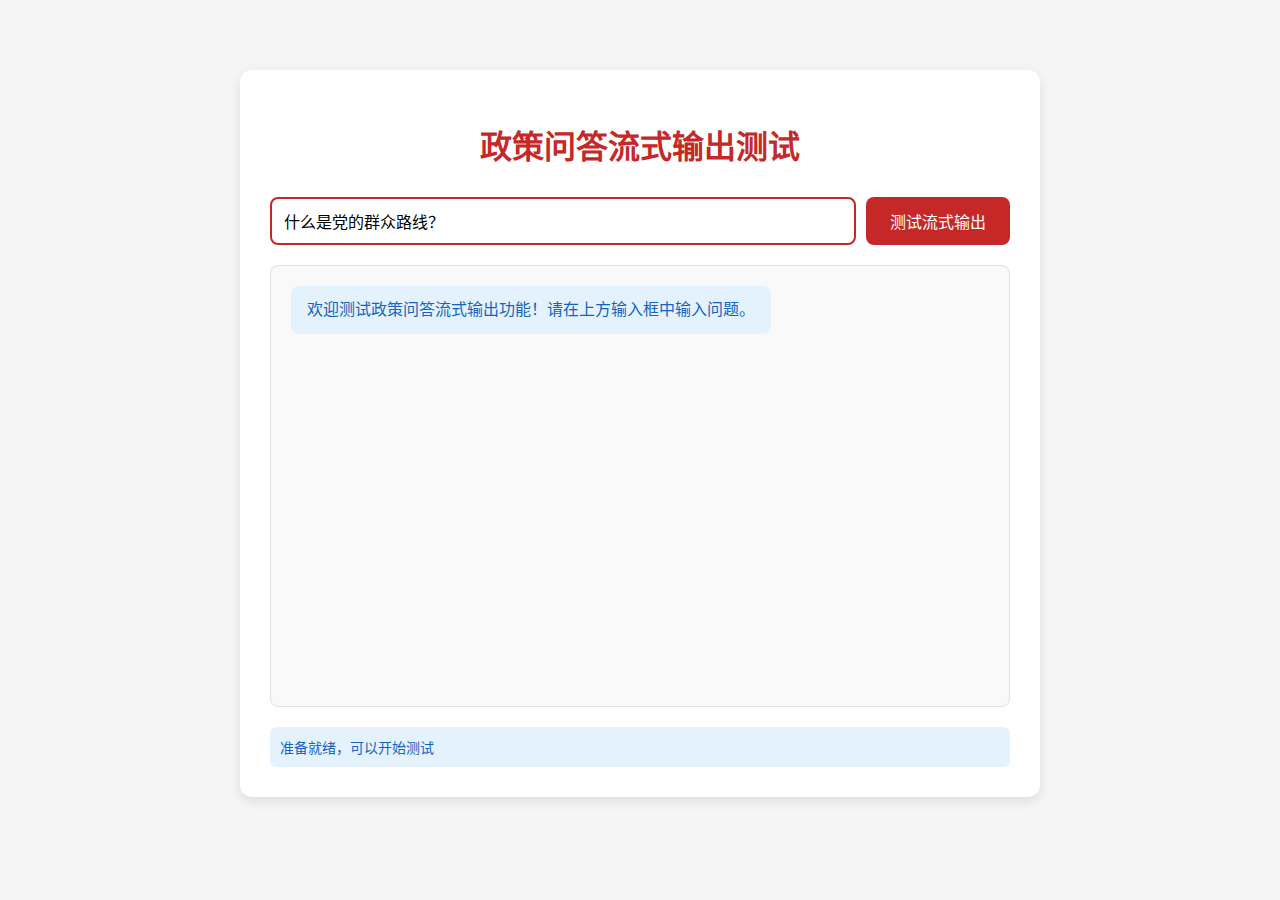
<file: test_stream.html>
<!DOCTYPE html>
<html lang="zh-CN">
<head>
    <meta charset="UTF-8">
    <meta name="viewport" content="width=device-width, initial-scale=1.0">
    <title>政策问答流式输出测试</title>
    <style>
        body {
            font-family: 'Segoe UI', Tahoma, Geneva, Verdana, sans-serif;
            max-width: 800px;
            margin: 50px auto;
            padding: 20px;
            background: #f5f5f5;
        }

        .test-container {
            background: white;
            padding: 30px;
            border-radius: 12px;
            box-shadow: 0 4px 12px rgba(0,0,0,0.1);
        }

        h1 {
            color: #c62828;
            text-align: center;
            margin-bottom: 30px;
        }

        .test-form {
            display: flex;
            gap: 10px;
            margin-bottom: 20px;
        }

        .test-input {
            flex: 1;
            padding: 12px;
            border: 2px solid #e0e0e0;
            border-radius: 8px;
            font-size: 16px;
            transition: border-color 0.3s ease;
        }

        .test-input:focus {
            outline: none;
            border-color: #c62828;
        }

        .test-button {
            padding: 12px 24px;
            background: #c62828;
            color: white;
            border: none;
            border-radius: 8px;
            font-size: 16px;
            cursor: pointer;
            transition: background-color 0.3s ease;
        }

        .test-button:hover {
            background: #d32f2f;
        }

        .test-button:disabled {
            background: #ccc;
            cursor: not-allowed;
        }

        .messages {
            height: 400px;
            overflow-y: auto;
            border: 1px solid #e0e0e0;
            border-radius: 8px;
            padding: 20px;
            background: #f9f9f9;
            display: flex;
            flex-direction: column;
            gap: 15px;
        }

        .message {
            padding: 12px 16px;
            border-radius: 8px;
            max-width: 80%;
            word-wrap: break-word;
            line-height: 1.5;
            animation: messageSlideIn 0.3s ease-out;
        }

        .message.user {
            background: #c62828;
            color: white;
            align-self: flex-end;
            text-align: right;
        }

        .message.bot {
            background: #e3f2fd;
            color: #1565c0;
            align-self: flex-start;
        }

        .message.streaming {
            position: relative;
        }

        .message.streaming::after {
            content: '▊';
            display: inline-block;
            color: #1565c0;
            animation: cursor 1s infinite;
            margin-left: 2px;
        }

        .message.error {
            background: #ffebee;
            color: #c62828;
            border-left: 4px solid #f44336;
        }

        @keyframes messageSlideIn {
            0% {
                opacity: 0;
                transform: translateY(10px);
            }
            100% {
                opacity: 1;
                transform: translateY(0);
            }
        }

        @keyframes cursor {
            0%, 50% {
                opacity: 1;
            }
            51%, 100% {
                opacity: 0;
            }
        }

        .status {
            margin-top: 20px;
            padding: 10px;
            border-radius: 6px;
            font-size: 14px;
        }

        .status.info {
            background: #e3f2fd;
            color: #1565c0;
        }

        .status.success {
            background: #e8f5e8;
            color: #2e7d32;
        }

        .status.error {
            background: #ffebee;
            color: #c62828;
        }
    </style>
</head>
<body>
    <div class="test-container">
        <h1>政策问答流式输出测试</h1>

        <div class="test-form">
            <input type="text" class="test-input" id="testInput" placeholder="输入问题测试流式输出..." value="什么是党的群众路线？">
            <button class="test-button" id="testButton" onclick="testStreaming()">测试流式输出</button>
        </div>

        <div class="messages" id="messages">
            <div class="message bot">
                欢迎测试政策问答流式输出功能！请在上方输入框中输入问题。
            </div>
        </div>

        <div class="status info" id="status">
            准备就绪，可以开始测试
        </div>
    </div>

    <script>
        let messages = [];

        function updateStatus(message, type = 'info') {
            const statusElement = document.getElementById('status');
            statusElement.textContent = message;
            statusElement.className = `status ${type}`;
        }

        function addMessage(content, sender, isStreaming = false) {
            const messagesContainer = document.getElementById('messages');
            const messageDiv = document.createElement('div');
            messageDiv.className = `message ${sender}${isStreaming ? ' streaming' : ''}`;
            messageDiv.textContent = content;
            messagesContainer.appendChild(messageDiv);
            messagesContainer.scrollTop = messagesContainer.scrollHeight;

            if (isStreaming) {
                return messageDiv;
            }
            return null;
        }

        async function testStreaming() {
            const input = document.getElementById('testInput');
            const button = document.getElementById('testButton');
            const message = input.value.trim();

            if (!message) {
                updateStatus('请输入问题', 'error');
                return;
            }

            // 禁用输入和按钮
            input.disabled = true;
            button.disabled = true;

            // 添加用户消息
            addMessage(message, 'user');

            // 清空输入框
            input.value = '';

            updateStatus('正在发送请求...', 'info');

            try {
                // 创建流式响应的消息容器
                const botMessageDiv = document.createElement('div');
                botMessageDiv.className = 'message bot streaming';

                const messagesContainer = document.getElementById('messages');
                messagesContainer.appendChild(botMessageDiv);
                messagesContainer.scrollTop = messagesContainer.scrollHeight;

                let accumulatedText = '';

                updateStatus('正在接收流式响应...', 'info');

                // 发送流式请求
                const response = await fetch('/policy_agent/ask', {
                    method: 'POST',
                    headers: {
                        'Content-Type': 'application/json',
                    },
                    body: JSON.stringify({
                        user_input: message,
                        context_messages: []
                    })
                });

                if (!response.ok) {
                    throw new Error(`HTTP ${response.status}: ${response.statusText}`);
                }

                const reader = response.body.getReader();
                const decoder = new TextDecoder();
                let buffer = '';

                updateStatus('正在解析流式数据...', 'info');

                // 处理流式数据
                while (true) {
                    const { done, value } = await reader.read();

                    if (done) break;

                    buffer += decoder.decode(value, { stream: true });
                    const lines = buffer.split('\n');

                    // 保留最后一个不完整的行
                    buffer = lines.pop() || '';

                    for (const line of lines) {
                        if (line.trim() === '') continue;

                        // 处理SSE格式数据
                        if (line.startsWith('data: ')) {
                            const data = line.slice(6).trim();

                            if (data === '[DONE]') {
                                // 流结束
                                botMessageDiv.classList.remove('streaming');
                                updateStatus('流式输出完成', 'success');
                                return;
                            }

                            try {
                                const parsed = JSON.parse(data);
                                const content = parsed.content || parsed.choices?.[0]?.delta?.content || '';

                                if (content) {
                                    accumulatedText += content;
                                    botMessageDiv.textContent = accumulatedText;
                                    messagesContainer.scrollTop = messagesContainer.scrollHeight;
                                }
                            } catch (e) {
                                // 如果不是JSON格式，直接使用原始文本
                                if (data) {
                                    accumulatedText += data;
                                    botMessageDiv.textContent = accumulatedText;
                                    messagesContainer.scrollTop = messagesContainer.scrollHeight;
                                }
                            }
                        }
                    }
                }

                // 处理最后的buffer
                if (buffer.trim()) {
                    if (buffer.startsWith('data: ')) {
                        const data = buffer.slice(6).trim();
                        if (data !== '[DONE]') {
                            try {
                                const parsed = JSON.parse(data);
                                const content = parsed.content || parsed.choices?.[0]?.delta?.content || '';
                                if (content) {
                                    accumulatedText += content;
                                    botMessageDiv.textContent = accumulatedText;
                                }
                            } catch (e) {
                                if (data) {
                                    accumulatedText += data;
                                    botMessageDiv.textContent = accumulatedText;
                                }
                            }
                        }
                    }
                }

                // 流结束
                botMessageDiv.classList.remove('streaming');
                updateStatus('流式输出完成', 'success');

            } catch (error) {
                console.error('流式输出测试失败:', error);
                addMessage(`错误: ${error.message}`, 'bot error');
                updateStatus(`测试失败: ${error.message}`, 'error');
            } finally {
                // 重新启用输入和按钮
                input.disabled = false;
                button.disabled = false;
                input.focus();
            }
        }

        // 回车键发送
        document.getElementById('testInput').addEventListener('keypress', function(e) {
            if (e.key === 'Enter' && !this.disabled) {
                testStreaming();
            }
        });

        // 页面加载完成后聚焦输入框
        window.addEventListener('load', function() {
            document.getElementById('testInput').focus();
        });
    </script>
</body>
</html>
</file>
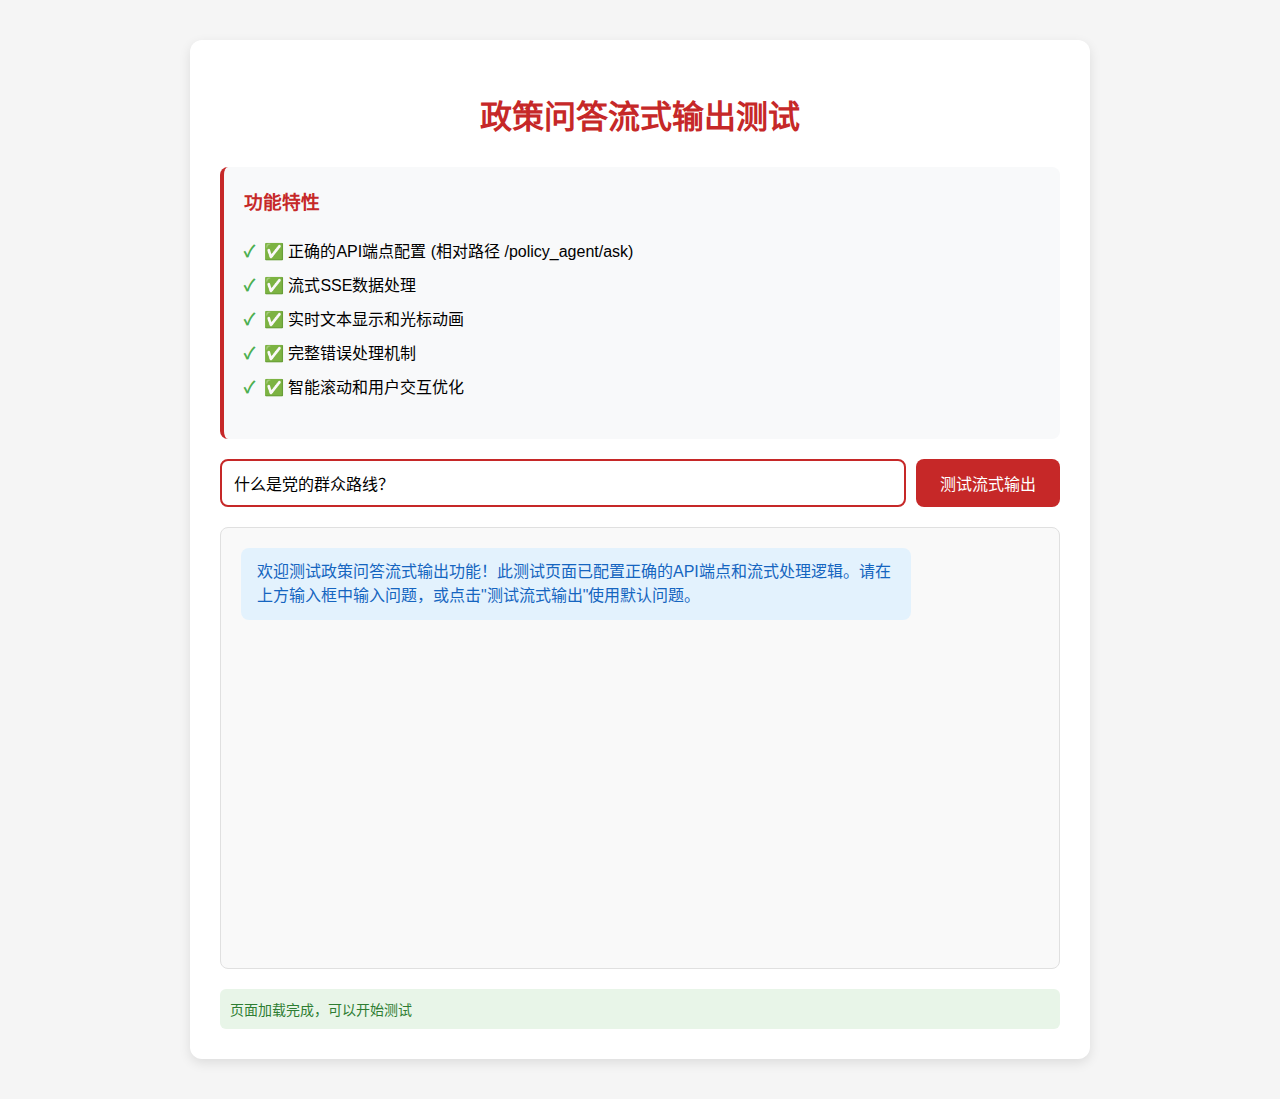
<file: test_stream_final.html>
<!DOCTYPE html>
<html lang="zh-CN">
<head>
    <meta charset="UTF-8">
    <meta name="viewport" content="width=device-width, initial-scale=1.0">
    <title>政策问答流式输出最终测试</title>
    <style>
        body {
            font-family: 'Segoe UI', Tahoma, Geneva, Verdana, sans-serif;
            max-width: 900px;
            margin: 20px auto;
            padding: 20px;
            background: #f5f5f5;
        }

        .test-container {
            background: white;
            padding: 30px;
            border-radius: 12px;
            box-shadow: 0 4px 12px rgba(0,0,0,0.1);
        }

        h1 {
            color: #c62828;
            text-align: center;
            margin-bottom: 30px;
        }

        .test-form {
            display: flex;
            gap: 10px;
            margin-bottom: 20px;
        }

        .test-input {
            flex: 1;
            padding: 12px;
            border: 2px solid #e0e0e0;
            border-radius: 8px;
            font-size: 16px;
            transition: border-color 0.3s ease;
        }

        .test-input:focus {
            outline: none;
            border-color: #c62828;
        }

        .test-button {
            padding: 12px 24px;
            background: #c62828;
            color: white;
            border: none;
            border-radius: 8px;
            font-size: 16px;
            cursor: pointer;
            transition: background-color 0.3s ease;
        }

        .test-button:hover {
            background: #d32f2f;
        }

        .test-button:disabled {
            background: #ccc;
            cursor: not-allowed;
        }

        .messages {
            height: 400px;
            overflow-y: auto;
            border: 1px solid #e0e0e0;
            border-radius: 8px;
            padding: 20px;
            background: #f9f9f9;
            display: flex;
            flex-direction: column;
            gap: 15px;
        }

        .message {
            padding: 12px 16px;
            border-radius: 8px;
            max-width: 80%;
            word-wrap: break-word;
            line-height: 1.5;
            animation: messageSlideIn 0.3s ease-out;
        }

        .message.user {
            background: #c62828;
            color: white;
            align-self: flex-end;
            text-align: right;
        }

        .message.bot {
            background: #e3f2fd;
            color: #1565c0;
            align-self: flex-start;
        }

        .message.streaming {
            position: relative;
        }

        .message.streaming::after {
            content: '▊';
            display: inline-block;
            color: #1565c0;
            animation: cursor 1s infinite;
            margin-left: 2px;
            font-size: 1.1em;
        }

        .message.error {
            background: #ffebee;
            color: #c62828;
            border-left: 4px solid #f44336;
        }

        @keyframes messageSlideIn {
            0% {
                opacity: 0;
                transform: translateY(10px);
            }
            100% {
                opacity: 1;
                transform: translateY(0);
            }
        }

        @keyframes cursor {
            0%, 50% {
                opacity: 1;
            }
            51%, 100% {
                opacity: 0;
            }
        }

        .status {
            margin-top: 20px;
            padding: 10px;
            border-radius: 6px;
            font-size: 14px;
        }

        .status.info {
            background: #e3f2fd;
            color: #1565c0;
        }

        .status.success {
            background: #e8f5e8;
            color: #2e7d32;
        }

        .status.error {
            background: #ffebee;
            color: #c62828;
        }

        .info-section {
            background: #f8f9fa;
            padding: 20px;
            border-radius: 8px;
            margin-bottom: 20px;
            border-left: 4px solid #c62828;
        }

        .info-section h3 {
            margin-top: 0;
            color: #c62828;
        }

        .feature-list {
            list-style: none;
            padding: 0;
        }

        .feature-list li {
            padding: 5px 0;
            position: relative;
            padding-left: 20px;
        }

        .feature-list li:before {
            content: "✓";
            color: #4caf50;
            font-weight: bold;
            position: absolute;
            left: 0;
        }
    </style>
</head>
<body>
    <div class="test-container">
        <h1>政策问答流式输出测试</h1>

        <div class="info-section">
            <h3>功能特性</h3>
            <ul class="feature-list">
                <li>✅ 正确的API端点配置 (相对路径 /policy_agent/ask)</li>
                <li>✅ 流式SSE数据处理</li>
                <li>✅ 实时文本显示和光标动画</li>
                <li>✅ 完整错误处理机制</li>
                <li>✅ 智能滚动和用户交互优化</li>
            </ul>
        </div>

        <div class="test-form">
            <input type="text" class="test-input" id="testInput" placeholder="输入问题测试流式输出..." value="什么是党的群众路线？">
            <button class="test-button" id="testButton" onclick="testStreaming()">测试流式输出</button>
        </div>

        <div class="messages" id="messages">
            <div class="message bot">
                欢迎测试政策问答流式输出功能！此测试页面已配置正确的API端点和流式处理逻辑。请在上方输入框中输入问题，或点击"测试流式输出"使用默认问题。
            </div>
        </div>

        <div class="status info" id="status">
            准备就绪，API端点：/policy_agent/ask
        </div>
    </div>

    <script>
        let isStreaming = false;

        function updateStatus(message, type = 'info') {
            const statusElement = document.getElementById('status');
            statusElement.textContent = message;
            statusElement.className = `status ${type}`;
        }

        function addMessage(content, sender, isStreaming = false) {
            const messagesContainer = document.getElementById('messages');
            const messageDiv = document.createElement('div');
            messageDiv.className = `message ${sender}${isStreaming ? ' streaming' : ''}`;
            messageDiv.textContent = content;
            messagesContainer.appendChild(messageDiv);
            messagesContainer.scrollTop = messagesContainer.scrollHeight;

            if (isStreaming) {
                return messageDiv;
            }
            return null;
        }

        async function testStreaming() {
            if (isStreaming) {
                console.log('正在流式输出中，忽略重复请求');
                return;
            }

            const input = document.getElementById('testInput');
            const button = document.getElementById('testButton');
            const message = input.value.trim();

            if (!message) {
                updateStatus('请输入问题', 'error');
                return;
            }

            // 禁用输入和按钮
            input.disabled = true;
            button.disabled = true;
            isStreaming = true;

            // 添加用户消息
            addMessage(message, 'user');

            // 清空输入框
            input.value = '';

            updateStatus('正在连接到API服务器...', 'info');

            try {
                // 创建流式响应的消息容器
                const botMessageDiv = document.createElement('div');
                botMessageDiv.className = 'message bot streaming';

                const messagesContainer = document.getElementById('messages');
                messagesContainer.appendChild(botMessageDiv);
                messagesContainer.scrollTop = messagesContainer.scrollHeight;

                let accumulatedText = '';

                updateStatus('正在接收流式响应...', 'info');

                console.log('发送请求到:', '/policy_agent/ask');

                // 发送流式请求
                const response = await fetch('/policy_agent/ask', {
                    method: 'POST',
                    headers: {
                        'Content-Type': 'application/json',
                    },
                    body: JSON.stringify({
                        user_input: message,
                        context_messages: []
                    })
                });

                console.log('响应状态:', response.status, response.statusText);

                if (!response.ok) {
                    throw new Error(`HTTP ${response.status}: ${response.statusText}`);
                }

                updateStatus('正在解析流式数据...', 'info');

                const reader = response.body.getReader();
                const decoder = new TextDecoder();
                let buffer = '';

                // 处理流式数据
                while (true) {
                    const { done, value } = await reader.read();

                    if (done) {
                        console.log('流式数据接收完成');
                        break;
                    }

                    buffer += decoder.decode(value, { stream: true });
                    const lines = buffer.split('\n');

                    // 保留最后一个不完整的行
                    buffer = lines.pop() || '';

                    for (const line of lines) {
                        if (line.trim() === '') continue;

                        console.log('收到数据行:', line);

                        // 处理SSE格式数据
                        if (line.startsWith('data: ')) {
                            const data = line.slice(6).trim();

                            if (data === '[DONE]') {
                                console.log('流结束');
                                botMessageDiv.classList.remove('streaming');
                                updateStatus('流式输出完成', 'success');
                                return;
                            }

                            try {
                                const parsed = JSON.parse(data);
                                console.log('解析的JSON:', parsed);
                                const content = parsed.content || parsed.choices?.[0]?.delta?.content || '';

                                if (content) {
                                    accumulatedText += content;
                                    botMessageDiv.textContent = accumulatedText;
                                    messagesContainer.scrollTop = messagesContainer.scrollHeight;
                                }
                            } catch (e) {
                                console.log('JSON解析失败，使用原始文本:', e);
                                // 如果不是JSON格式，直接使用原始文本
                                if (data) {
                                    accumulatedText += data;
                                    botMessageDiv.textContent = accumulatedText;
                                    messagesContainer.scrollTop = messagesContainer.scrollHeight;
                                }
                            }
                        }
                    }
                }

                // 处理最后的buffer
                if (buffer.trim()) {
                    console.log('处理最后的buffer:', buffer);
                    if (buffer.startsWith('data: ')) {
                        const data = buffer.slice(6).trim();
                        if (data !== '[DONE]') {
                            try {
                                const parsed = JSON.parse(data);
                                const content = parsed.content || parsed.choices?.[0]?.delta?.content || '';
                                if (content) {
                                    accumulatedText += content;
                                    botMessageDiv.textContent = accumulatedText;
                                }
                            } catch (e) {
                                if (data) {
                                    accumulatedText += data;
                                    botMessageDiv.textContent = accumulatedText;
                                }
                            }
                        }
                    }
                }

                // 流结束
                botMessageDiv.classList.remove('streaming');
                updateStatus('流式输出完成', 'success');

            } catch (error) {
                console.error('流式输出测试失败:', error);
                updateStatus(`测试失败: ${error.message}`, 'error');

                // 移除可能的streaming消息
                const streamingMessage = messagesContainer.querySelector('.message.streaming');
                if (streamingMessage && streamingMessage.parentNode) {
                    streamingMessage.parentNode.removeChild(streamingMessage);
                }

                // 添加错误消息
                addMessage(`错误: ${error.message}`, 'bot error');
            } finally {
                // 重新启用输入和按钮
                input.disabled = false;
                button.disabled = false;
                input.focus();
                isStreaming = false;
            }
        }

        // 回车键发送
        document.getElementById('testInput').addEventListener('keypress', function(e) {
            if (e.key === 'Enter' && !this.disabled) {
                testStreaming();
            }
        });

        // 页面加载完成后聚焦输入框
        window.addEventListener('load', function() {
            document.getElementById('testInput').focus();

            // 显示连接提示
            updateStatus('页面加载完成，可以开始测试', 'success');
        });

        // 监听页面可见性变化，如果页面隐藏时停止流式输出
        document.addEventListener('visibilitychange', function() {
            if (document.hidden) {
                console.log('页面隐藏，停止流式输出监听');
            } else {
                console.log('页面可见，可以继续测试');
            }
        });
    </script>
</body>
</html>
</file>
